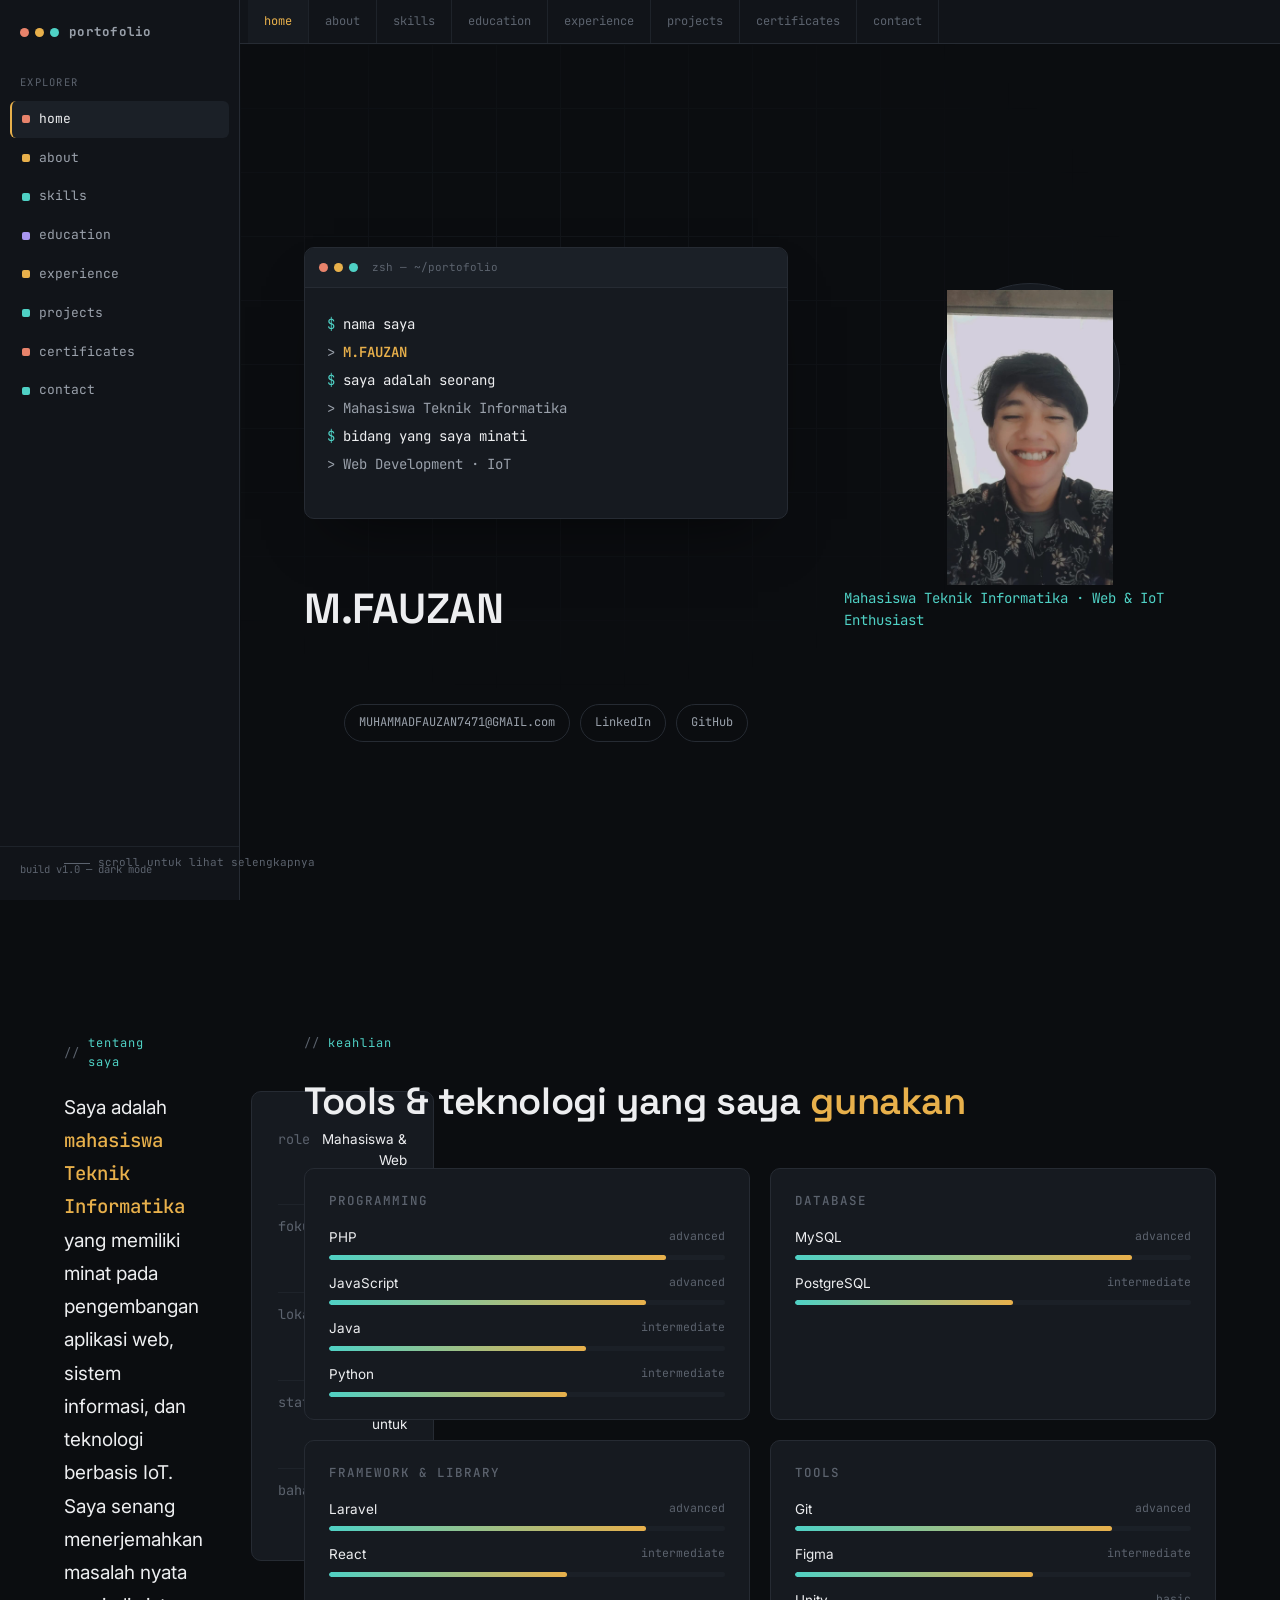
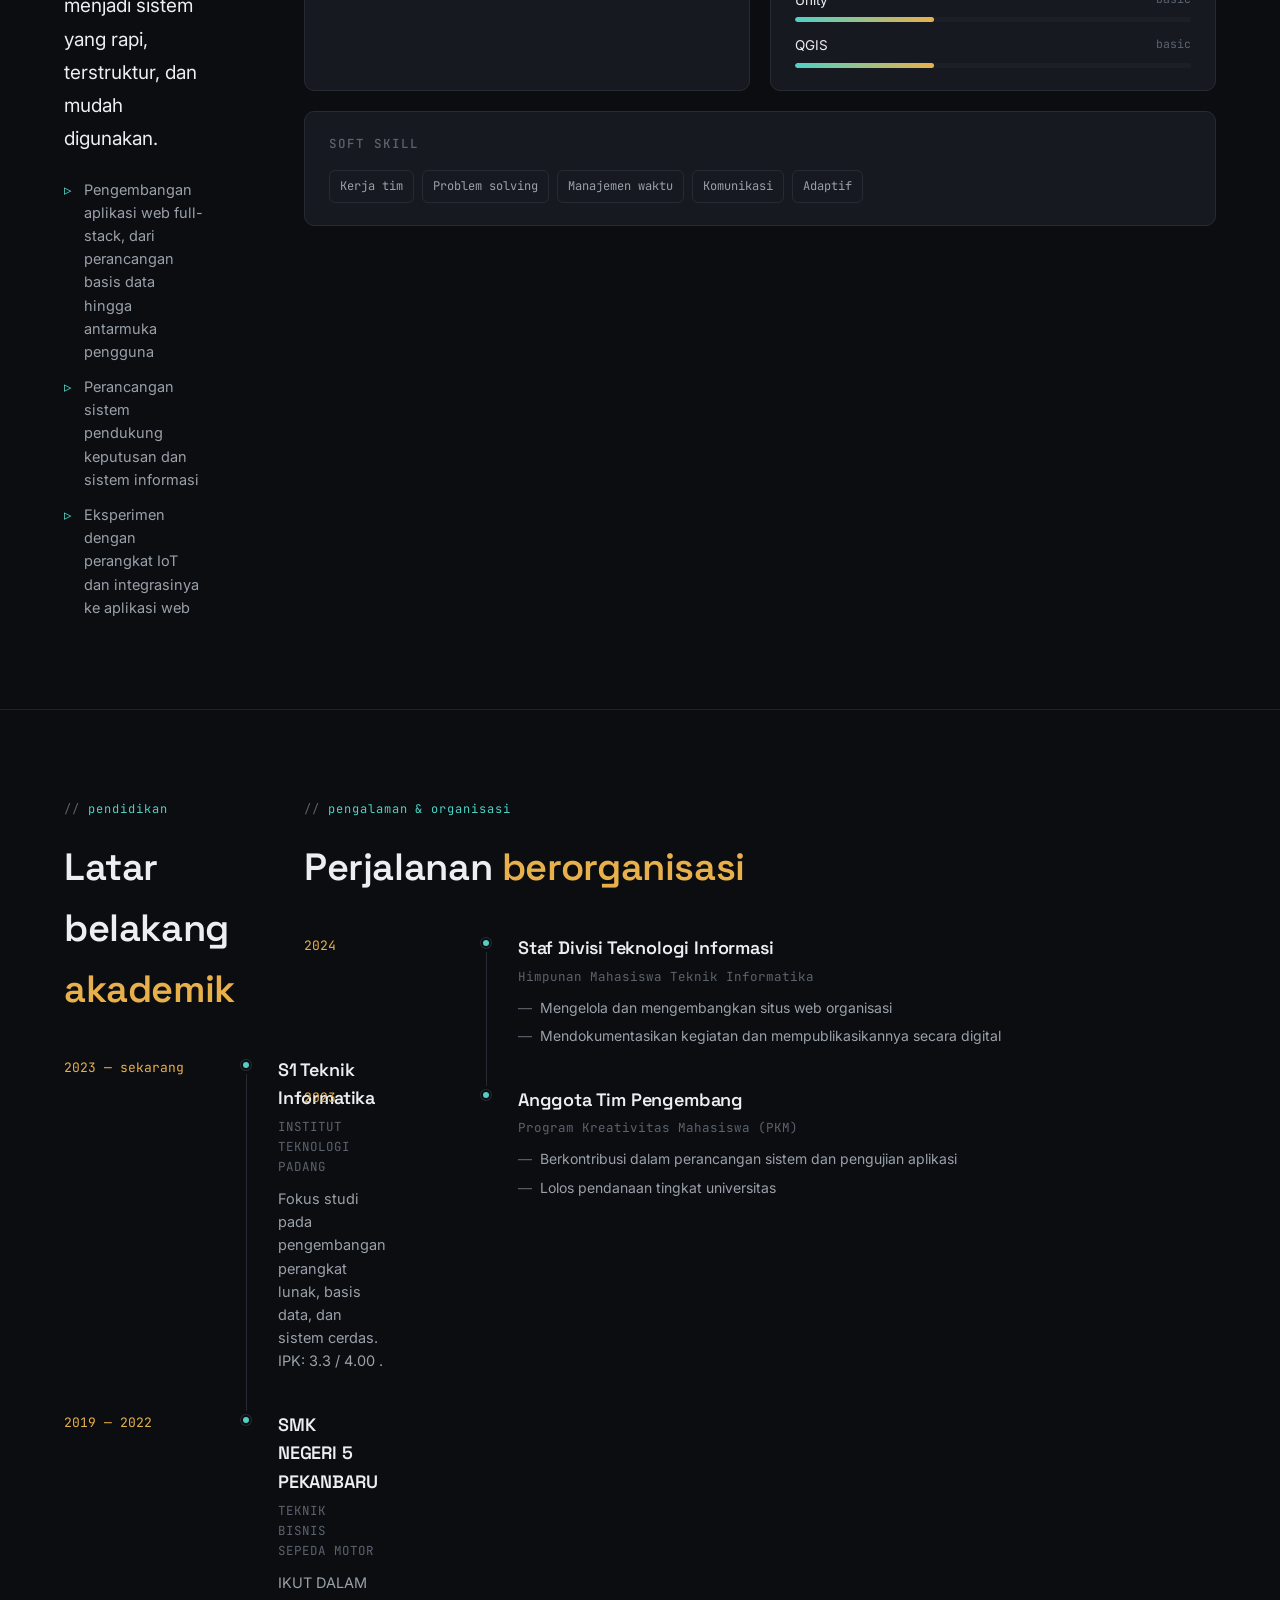
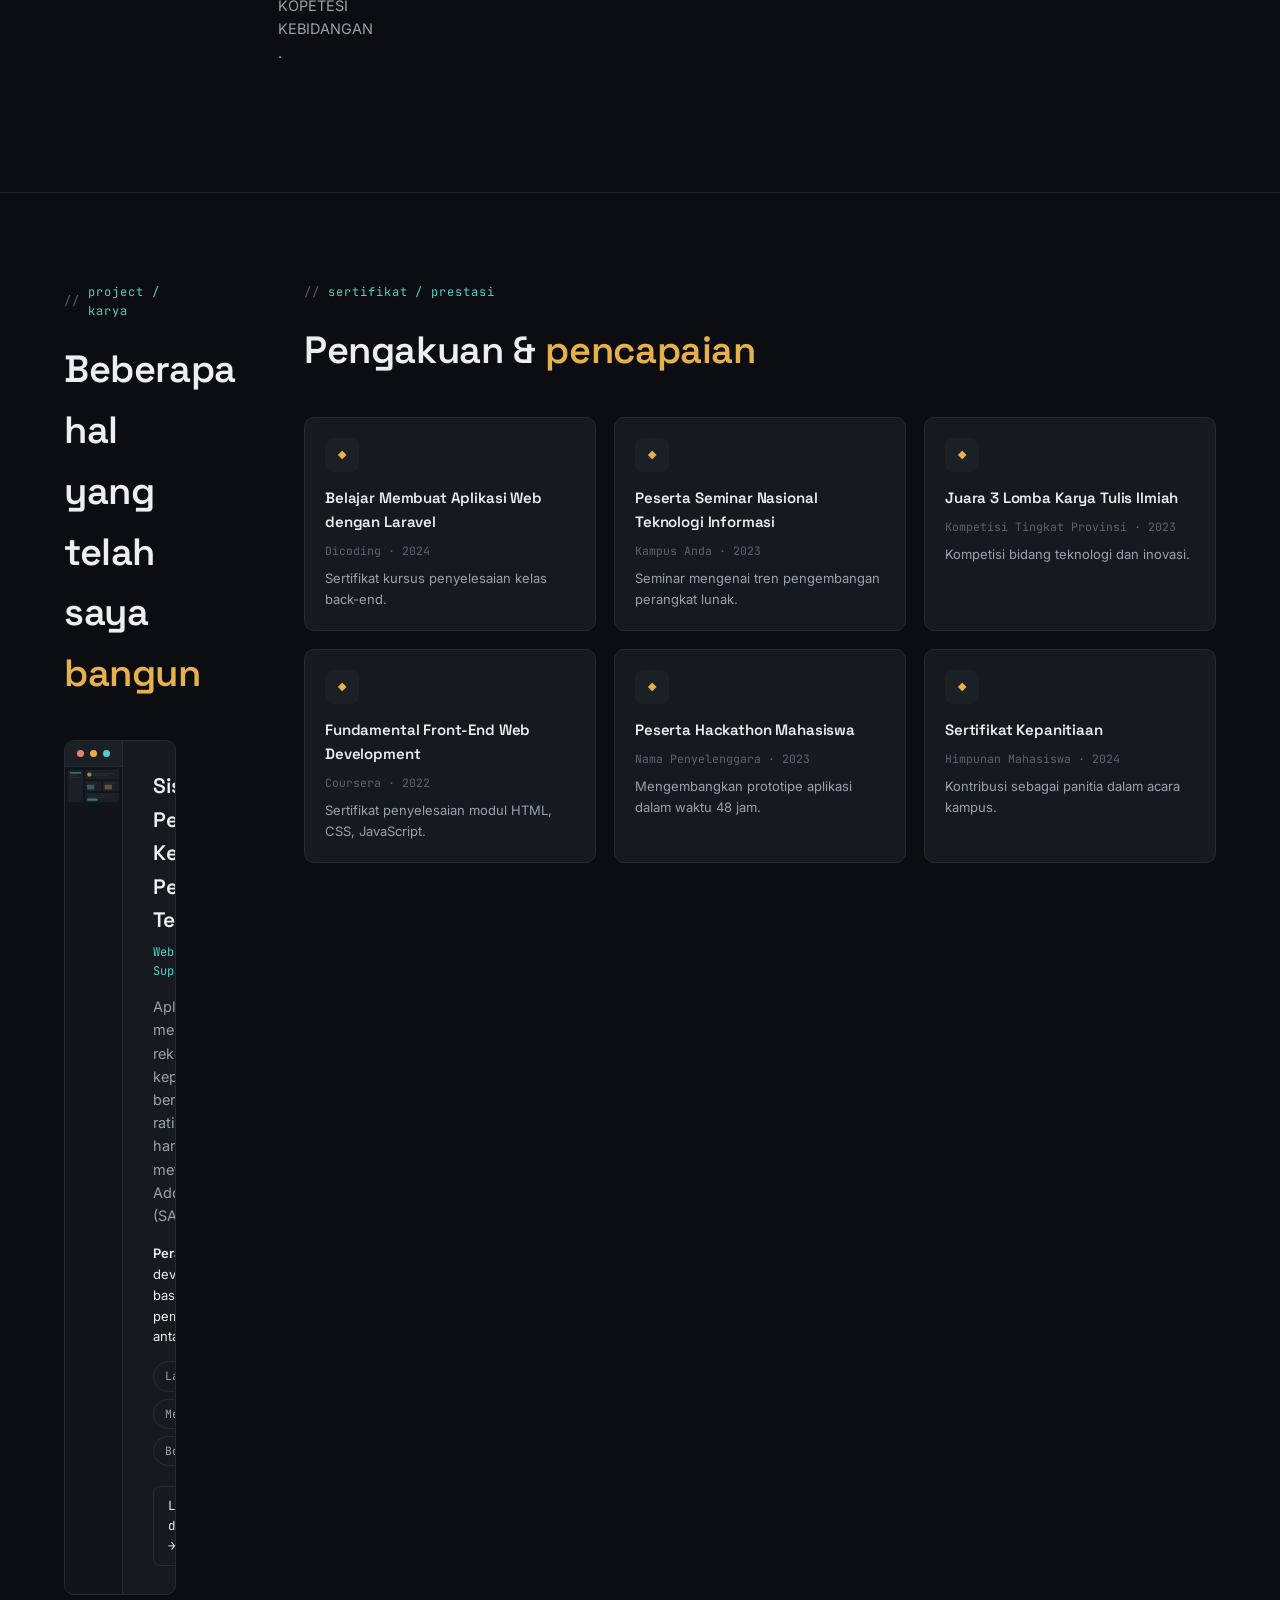
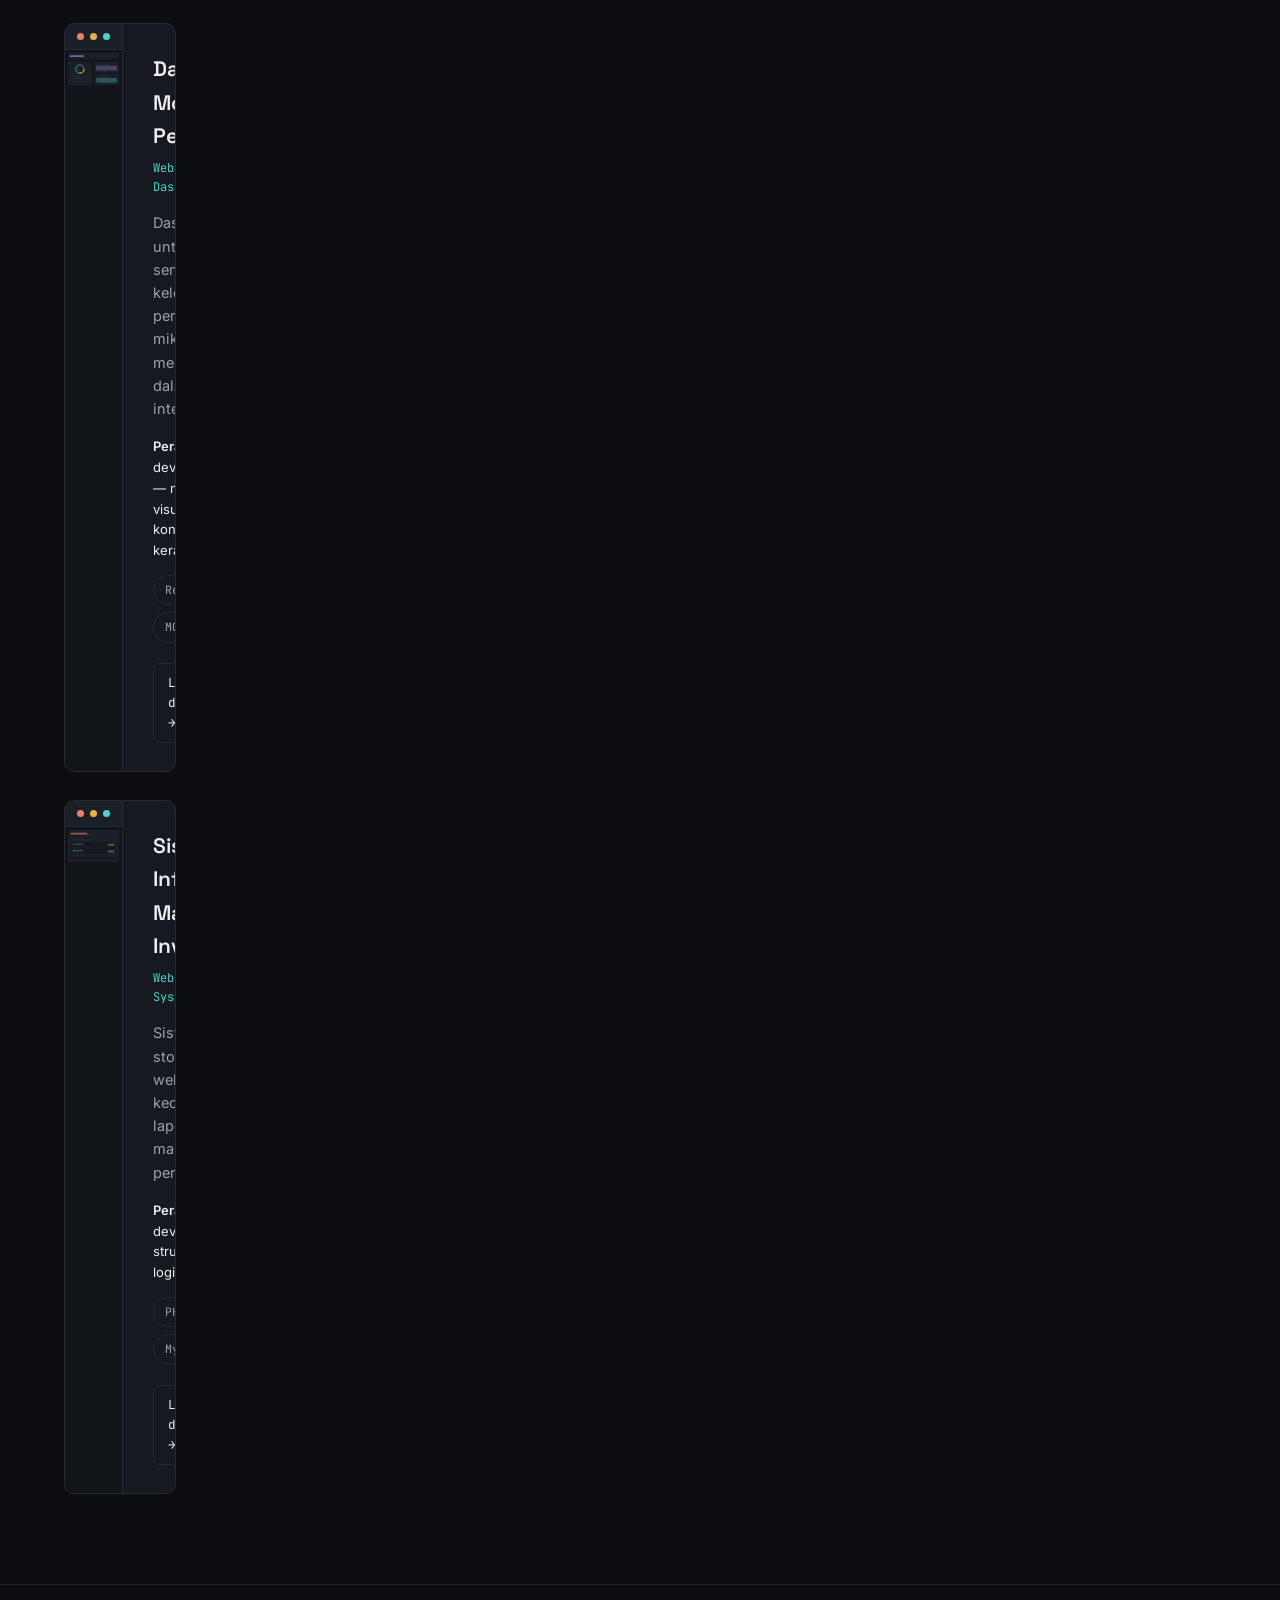
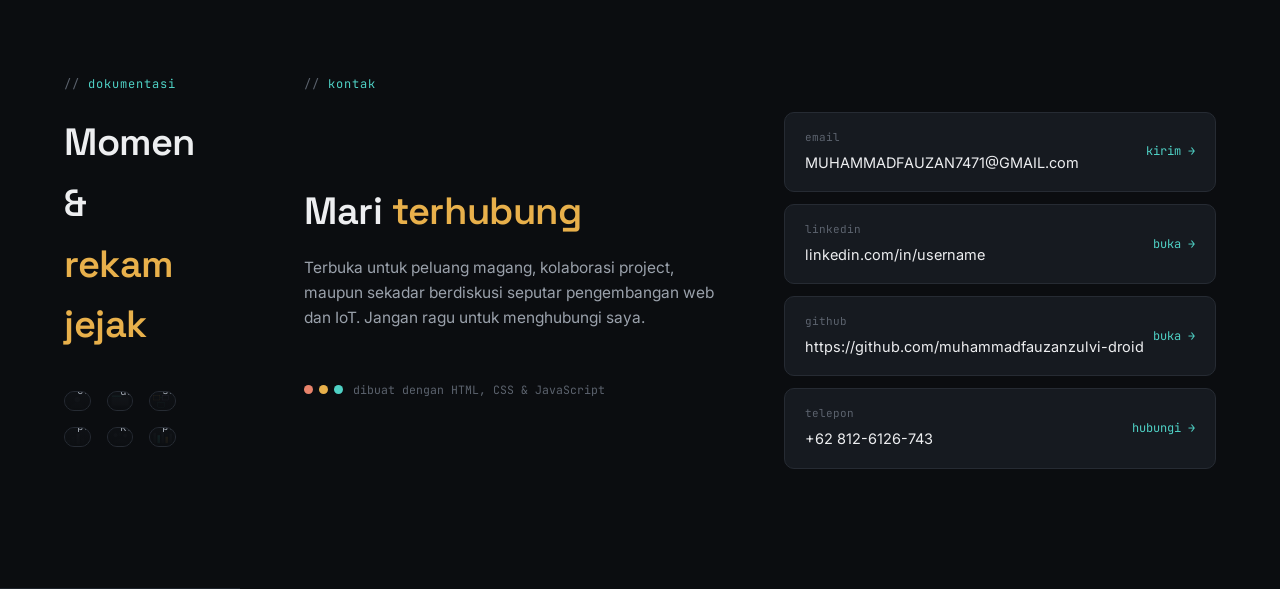
<file: index.html>
<!DOCTYPE html>
<html lang="id">
<head>
<meta charset="UTF-8">
<meta name="viewport" content="width=device-width, initial-scale=1.0">
<title>M.FAUZAN — Portofolio</title>
<meta name="description" content="Portofolio mahasiswa Teknik Informatika — proyek, keahlian, dan pengalaman.">
<link rel="preconnect" href="https://fonts.googleapis.com">
<link rel="preconnect" href="https://fonts.gstatic.com" crossorigin>
<link href="https://fonts.googleapis.com/css2?family=Space+Grotesk:wght@400;500;600;700&family=Inter:wght@400;500;600;700&family=JetBrains+Mono:wght@400;500;600;700&display=swap" rel="stylesheet">
<link rel="stylesheet" href="style.css">
</head>
<body>

<button class="mobile-toggle" id="mobileToggle" aria-label="Buka menu"><span></span><span></span><span></span></button>

<div class="ide">
  <!-- Sidebar file tree -->
  <aside class="sidebar" id="sidebar">
    <div class="sidebar-brand">
      <div class="dot-cluster"><span></span><span></span><span></span></div>
      <strong>portofolio</strong>
    </div>
    <nav class="file-tree">
      <div class="file-tree-label">explorer</div>
      <a href="#home" class="file-item" data-section="home"><span class="file-icon icon-home"></span>home</a>
      <a href="#about" class="file-item" data-section="about"><span class="file-icon icon-about"></span>about</a>
      <a href="#skills" class="file-item" data-section="skills"><span class="file-icon icon-skills"></span>skills</a>
      <a href="#education" class="file-item" data-section="education"><span class="file-icon icon-edu"></span>education</a>
      <a href="#experience" class="file-item" data-section="experience"><span class="file-icon icon-exp"></span>experience</a>
      <a href="#projects" class="file-item" data-section="projects"><span class="file-icon icon-proj"></span>projects</a>
      <a href="#certificates" class="file-item" data-section="certificates"><span class="file-icon icon-cert"></span>certificates</a>
      <a href="#contact" class="file-item" data-section="contact"><span class="file-icon icon-contact"></span>contact</a>
    </nav>
    <div class="sidebar-footer">build v1.0 — dark mode</div>
  </aside>

  <div class="editor">
    <!-- Tab bar mirrors sidebar for quick nav -->
    <div class="tabbar" id="tabbar">
      <a href="#home" class="tab active" data-section="home">home</a>
      <a href="#about" class="tab" data-section="about">about</a>
      <a href="#skills" class="tab" data-section="skills">skills</a>
      <a href="#education" class="tab" data-section="education">education</a>
      <a href="#experience" class="tab" data-section="experience">experience</a>
      <a href="#projects" class="tab" data-section="projects">projects</a>
      <a href="#certificates" class="tab" data-section="certificates">certificates</a>
      <a href="#contact" class="tab" data-section="contact">contact</a>
    </div>

    <main>
      <!-- 1. COVER -->
      <section id="home">
        <div class="hero-grid">
          <div class="terminal">
            <div class="terminal-head">
              <div class="dot-cluster"><span></span><span></span><span></span></div>
              <span class="terminal-title">zsh — ~/portofolio</span>
            </div>
            <div class="terminal-body" id="typedTerminal"></div>
          </div>
          <div class="hero-side">
            <div class="avatar-frame">
    <img src="M.FAUZAN.jpeg" alt="M. Fauzan">
</div>
                <rect width="168" height="168" fill="#161a20"/>
                <circle cx="84" cy="66" r="30" fill="#262b33"/>
                <path d="M24 150c8-34 36-52 60-52s52 18 60 52" fill="#1b2027"/>
                <circle cx="84" cy="84" r="82" fill="none" stroke="#e8b04b" stroke-width="1" stroke-dasharray="2 6"/>
              </svg>
            </div>
            <h1 class="hero-name">M.FAUZAN</h1>
            <div class="hero-role">Mahasiswa Teknik Informatika · Web &amp; IoT Enthusiast</div>
            <div class="hero-contacts">
              <a class="pill-link" href="mailto:nama@email.com">MUHAMMADFAUZAN7471@GMAIL.com</a>
              <a class="pill-link" href="https://linkedin.com/in/username" target="_blank" rel="noopener">LinkedIn</a>
              <a class="pill-link" href="https://github.com/username" target="_blank" rel="noopener">GitHub</a>
            </div>
          </div>
        </div>
        <div class="scroll-hint"><span class="line"></span> scroll untuk lihat selengkapnya</div>
      </section>

      <!-- 2. ABOUT -->
      <section id="about">
        <div class="eyebrow">tentang saya</div>
        <div class="about-grid">
          <div>
            <p class="about-lead">
              Saya adalah <span class="hl">mahasiswa Teknik Informatika</span> yang memiliki minat pada pengembangan aplikasi web, sistem informasi, dan teknologi berbasis IoT. Saya senang menerjemahkan masalah nyata menjadi sistem yang rapi, terstruktur, dan mudah digunakan.
            </p>
            <ul class="interest-list">
              <li>Pengembangan aplikasi web full-stack, dari perancangan basis data hingga antarmuka pengguna</li>
              <li>Perancangan sistem pendukung keputusan dan sistem informasi</li>
              <li>Eksperimen dengan perangkat IoT dan integrasinya ke aplikasi web</li>
            </ul>
          </div>
          <div class="about-card">
            <div class="kv"><span>role</span><span>Mahasiswa &amp; Web Developer</span></div>
            <div class="kv"><span>fokus</span><span>Web Development, SI, IoT</span></div>
            <div class="kv"><span>lokasi</span><span>Kota PADANG, Indonesia</span></div>
            <div class="kv"><span>status</span><span>Terbuka untuk magang</span></div>
            <div class="kv"><span>bahasa</span><span>Indonesia, Inggris</span></div>
          </div>
        </div>
      </section>

      <!-- 3. SKILLS -->
      <section id="skills">
        <div class="eyebrow">keahlian</div>
        <h2>Tools &amp; teknologi yang saya <span class="accent">gunakan</span></h2>
        <div class="skills-grid">
          <div class="skill-card">
            <h3>Programming</h3>
            <div class="skill-row"><div class="skill-row-top"><span>PHP</span><span>advanced</span></div><div class="bar-track"><div class="bar-fill" data-width="85"></div></div></div>
            <div class="skill-row"><div class="skill-row-top"><span>JavaScript</span><span>advanced</span></div><div class="bar-track"><div class="bar-fill" data-width="80"></div></div></div>
            <div class="skill-row"><div class="skill-row-top"><span>Java</span><span>intermediate</span></div><div class="bar-track"><div class="bar-fill" data-width="65"></div></div></div>
            <div class="skill-row"><div class="skill-row-top"><span>Python</span><span>intermediate</span></div><div class="bar-track"><div class="bar-fill" data-width="60"></div></div></div>
          </div>
          <div class="skill-card">
            <h3>Database</h3>
            <div class="skill-row"><div class="skill-row-top"><span>MySQL</span><span>advanced</span></div><div class="bar-track"><div class="bar-fill" data-width="85"></div></div></div>
            <div class="skill-row"><div class="skill-row-top"><span>PostgreSQL</span><span>intermediate</span></div><div class="bar-track"><div class="bar-fill" data-width="55"></div></div></div>
          </div>
          <div class="skill-card">
            <h3>Framework &amp; Library</h3>
            <div class="skill-row"><div class="skill-row-top"><span>Laravel</span><span>advanced</span></div><div class="bar-track"><div class="bar-fill" data-width="80"></div></div></div>
            <div class="skill-row"><div class="skill-row-top"><span>React</span><span>intermediate</span></div><div class="bar-track"><div class="bar-fill" data-width="60"></div></div></div>
          </div>
          <div class="skill-card">
            <h3>Tools</h3>
            <div class="skill-row"><div class="skill-row-top"><span>Git</span><span>advanced</span></div><div class="bar-track"><div class="bar-fill" data-width="80"></div></div></div>
            <div class="skill-row"><div class="skill-row-top"><span>Figma</span><span>intermediate</span></div><div class="bar-track"><div class="bar-fill" data-width="60"></div></div></div>
            <div class="skill-row"><div class="skill-row-top"><span>Unity</span><span>basic</span></div><div class="bar-track"><div class="bar-fill" data-width="35"></div></div></div>
            <div class="skill-row"><div class="skill-row-top"><span>QGIS</span><span>basic</span></div><div class="bar-track"><div class="bar-fill" data-width="35"></div></div></div>
          </div>
          <div class="skill-card" style="grid-column:1 / -1;">
            <h3>Soft skill</h3>
            <div class="softskill-tags">
              <span>Kerja tim</span><span>Problem solving</span><span>Manajemen waktu</span><span>Komunikasi</span><span>Adaptif</span>
            </div>
          </div>
        </div>
      </section>

      <!-- 4. EDUCATION -->
      <section id="education">
        <div class="eyebrow">pendidikan</div>
        <h2>Latar belakang <span class="accent">akademik</span></h2>
        <div class="timeline">
          <div class="tl-item">
            <div class="tl-year">2023 — sekarang</div>
            <div class="tl-track"><div class="tl-node"></div><div class="tl-line"></div></div>
            <div class="tl-content">
              <h3>S1 Teknik Informatika</h3>
              <span class="tl-org">INSTITUT TEKNOLOGI PADANG</span>
              <p>Fokus studi pada pengembangan perangkat lunak, basis data, dan sistem cerdas. IPK: 3.3 / 4.00 .</p>
            </div>
          </div>
          <div class="tl-item">
            <div class="tl-year">2019 — 2022</div>
            <div class="tl-track"><div class="tl-node"></div><div class="tl-line"></div></div>
            <div class="tl-content">
              <h3>SMK NEGERI 5 PEKANBARU</h3>
              <span class="tl-org">TEKNIK BISNIS SEPEDA MOTOR</span>
              <p>IKUT DALAM KOPETESI KEBIDANGAN .</p>
            </div>
          </div>
        </div>
      </section>

      <!-- 5. EXPERIENCE / ORGANIZATION -->
      <section id="experience">
        <div class="eyebrow">pengalaman &amp; organisasi</div>
        <h2>Perjalanan <span class="accent">berorganisasi</span></h2>
        <div class="timeline">
          <div class="tl-item">
            <div class="tl-year">2024</div>
            <div class="tl-track"><div class="tl-node"></div><div class="tl-line"></div></div>
            <div class="tl-content">
              <h3>Staf Divisi Teknologi Informasi</h3>
              <span class="tl-org">Himpunan Mahasiswa Teknik Informatika</span>
              <ul>
                <li>Mengelola dan mengembangkan situs web organisasi</li>
                <li>Mendokumentasikan kegiatan dan mempublikasikannya secara digital</li>
              </ul>
            </div>
          </div>
          <div class="tl-item">
            <div class="tl-year">2023</div>
            <div class="tl-track"><div class="tl-node"></div><div class="tl-line"></div></div>
            <div class="tl-content">
              <h3>Anggota Tim Pengembang</h3>
              <span class="tl-org">Program Kreativitas Mahasiswa (PKM)</span>
              <ul>
                <li>Berkontribusi dalam perancangan sistem dan pengujian aplikasi</li>
                <li>Lolos pendanaan tingkat universitas</li>
              </ul>
            </div>
          </div>
        </div>
      </section>

      <!-- 6. PROJECTS -->
      <section id="projects">
        <div class="eyebrow">project / karya</div>
        <h2>Beberapa hal yang telah saya <span class="accent">bangun</span></h2>

        <div class="project-card">
          <div class="project-shot">
            <div class="browser-chrome"><span class="dot"></span><span class="dot"></span><span class="dot"></span></div>
            <svg viewBox="0 0 480 320" xmlns="http://www.w3.org/2000/svg">
              <rect width="480" height="320" fill="#111419"/>
              <rect x="24" y="24" width="130" height="272" rx="8" fill="#1b2027"/>
              <rect x="40" y="44" width="98" height="10" rx="3" fill="#4fd1c5" opacity="0.6"/>
              <rect x="40" y="66" width="70" height="8" rx="3" fill="#262b33"/>
              <rect x="40" y="84" width="80" height="8" rx="3" fill="#262b33"/>
              <rect x="170" y="24" width="286" height="80" rx="8" fill="#1b2027"/>
              <circle cx="205" cy="64" r="18" fill="#e8b04b" opacity="0.7"/>
              <rect x="235" y="50" width="180" height="10" rx="3" fill="#262b33"/>
              <rect x="235" y="68" width="120" height="8" rx="3" fill="#262b33"/>
              <rect x="170" y="116" width="138" height="90" rx="8" fill="#1b2027"/>
              <rect x="318" y="116" width="138" height="90" rx="8" fill="#1b2027"/>
              <rect x="186" y="132" width="90" height="8" rx="3" fill="#262b33"/>
              <rect x="186" y="150" width="60" height="40" rx="4" fill="#4fd1c5" opacity="0.35"/>
              <rect x="334" y="132" width="90" height="8" rx="3" fill="#262b33"/>
              <rect x="334" y="150" width="60" height="40" rx="4" fill="#e8b04b" opacity="0.35"/>
              <rect x="170" y="218" width="286" height="78" rx="8" fill="#1b2027"/>
              <rect x="186" y="234" width="200" height="8" rx="3" fill="#262b33"/>
              <rect x="186" y="250" width="140" height="8" rx="3" fill="#262b33"/>
              <rect x="186" y="266" width="90" height="18" rx="9" fill="#4fd1c5" opacity="0.5"/>
            </svg>
          </div>
          <div class="project-body">
            <h3>Sistem Pendukung Keputusan Pemilihan Tempat Wisata</h3>
            <div class="project-tagline">Web App · Decision Support System</div>
            <p>Aplikasi yang memberikan rekomendasi wisata kepada pengguna berdasarkan jarak, rating, fasilitas, dan harga, menggunakan metode Simple Additive Weighting (SAW).</p>
            <div class="project-meta"><strong>Peran saya:</strong> Full-stack developer — merancang basis data, alur pembobotan SAW, dan antarmuka pengguna.</div>
            <div class="tech-tags"><span>Laravel</span><span>MySQL</span><span>Metode SAW</span><span>Bootstrap</span></div>
            <div class="project-links">
              <a href="#" target="_blank" rel="noopener">Lihat demo →</a>
              <a href="#" target="_blank" rel="noopener">GitHub repo →</a>
            </div>
          </div>
        </div>

        <div class="project-card">
          <div class="project-shot">
            <div class="browser-chrome"><span class="dot"></span><span class="dot"></span><span class="dot"></span></div>
            <svg viewBox="0 0 480 320" xmlns="http://www.w3.org/2000/svg">
              <rect width="480" height="320" fill="#111419"/>
              <rect x="24" y="24" width="432" height="56" rx="8" fill="#1b2027"/>
              <rect x="40" y="44" width="120" height="14" rx="4" fill="#a996f0" opacity="0.6"/>
              <rect x="24" y="96" width="205" height="200" rx="8" fill="#1b2027"/>
              <rect x="245" y="96" width="211" height="95" rx="8" fill="#1b2027"/>
              <rect x="245" y="201" width="211" height="95" rx="8" fill="#1b2027"/>
              <circle cx="126" cy="160" r="34" fill="none" stroke="#4fd1c5" stroke-width="8" opacity="0.6"/>
              <circle cx="126" cy="160" r="34" fill="none" stroke="#e8b04b" stroke-width="8" stroke-dasharray="60 160" opacity="0.9"/>
              <rect x="60" y="220" width="132" height="8" rx="3" fill="#262b33"/>
              <rect x="60" y="236" width="90" height="8" rx="3" fill="#262b33"/>
              <rect x="262" y="116" width="120" height="8" rx="3" fill="#262b33"/>
              <rect x="262" y="132" width="176" height="40" rx="4" fill="#a996f0" opacity="0.3"/>
              <rect x="262" y="220" width="120" height="8" rx="3" fill="#262b33"/>
              <rect x="262" y="236" width="176" height="40" rx="4" fill="#4fd1c5" opacity="0.3"/>
            </svg>
          </div>
          <div class="project-body">
            <h3>Dashboard Monitoring Perangkat IoT</h3>
            <div class="project-tagline">Web App · IoT Dashboard</div>
            <p>Dashboard real-time untuk memantau data sensor (suhu, kelembapan) dari perangkat mikrokontroler dan menampilkannya dalam bentuk grafik interaktif.</p>
            <div class="project-meta"><strong>Peran saya:</strong> Front-end developer &amp; integrasi API — membangun visualisasi data dan koneksi ke perangkat keras.</div>
            <div class="tech-tags"><span>React</span><span>Node.js</span><span>MQTT</span><span>Chart.js</span></div>
            <div class="project-links">
              <a href="#" target="_blank" rel="noopener">Lihat demo →</a>
              <a href="#" target="_blank" rel="noopener">GitHub repo →</a>
            </div>
          </div>
        </div>

        <div class="project-card">
          <div class="project-shot">
            <div class="browser-chrome"><span class="dot"></span><span class="dot"></span><span class="dot"></span></div>
            <svg viewBox="0 0 480 320" xmlns="http://www.w3.org/2000/svg">
              <rect width="480" height="320" fill="#111419"/>
              <rect x="24" y="24" width="432" height="272" rx="8" fill="#1b2027"/>
              <rect x="48" y="48" width="140" height="16" rx="4" fill="#e8836b" opacity="0.6"/>
              <rect x="48" y="84" width="384" height="1" fill="#262b33"/>
              <rect x="48" y="104" width="180" height="10" rx="3" fill="#262b33"/>
              <rect x="48" y="124" width="384" height="46" rx="6" fill="#161a20"/>
              <rect x="48" y="180" width="384" height="46" rx="6" fill="#161a20"/>
              <rect x="64" y="140" width="90" height="8" rx="3" fill="#4fd1c5" opacity="0.5"/>
              <rect x="360" y="140" width="56" height="18" rx="9" fill="#e8b04b" opacity="0.4"/>
              <rect x="64" y="196" width="90" height="8" rx="3" fill="#4fd1c5" opacity="0.5"/>
              <rect x="360" y="196" width="56" height="18" rx="9" fill="#a996f0" opacity="0.4"/>
              <rect x="48" y="248" width="384" height="24" rx="6" fill="#161a20"/>
            </svg>
          </div>
          <div class="project-body">
            <h3>Sistem Informasi Manajemen Inventaris</h3>
            <div class="project-tagline">Web App · Information System</div>
            <p>Sistem pencatatan stok barang berbasis web untuk usaha kecil, dilengkapi laporan otomatis dan manajemen hak akses pengguna.</p>
            <div class="project-meta"><strong>Peran saya:</strong> Back-end developer — merancang struktur basis data dan logika transaksi stok.</div>
            <div class="tech-tags"><span>PHP Native</span><span>MySQL</span><span>Bootstrap</span></div>
            <div class="project-links">
              <a href="#" target="_blank" rel="noopener">Lihat demo →</a>
              <a href="#" target="_blank" rel="noopener">GitHub repo →</a>
            </div>
          </div>
        </div>
      </section>

      <!-- 7. CERTIFICATES -->
      <section id="certificates">
        <div class="eyebrow">sertifikat / prestasi</div>
        <h2>Pengakuan &amp; <span class="accent">pencapaian</span></h2>
        <div class="cert-grid">
          <div class="cert-card">
            <div class="cert-icon">◆</div>
            <h3>Belajar Membuat Aplikasi Web dengan Laravel</h3>
            <span>Dicoding · 2024</span>
            <p>Sertifikat kursus penyelesaian kelas back-end.</p>
          </div>
          <div class="cert-card">
            <div class="cert-icon">◆</div>
            <h3>Peserta Seminar Nasional Teknologi Informasi</h3>
            <span>Kampus Anda · 2023</span>
            <p>Seminar mengenai tren pengembangan perangkat lunak.</p>
          </div>
          <div class="cert-card">
            <div class="cert-icon">◆</div>
            <h3>Juara 3 Lomba Karya Tulis Ilmiah</h3>
            <span>Kompetisi Tingkat Provinsi · 2023</span>
            <p>Kompetisi bidang teknologi dan inovasi.</p>
          </div>
          <div class="cert-card">
            <div class="cert-icon">◆</div>
            <h3>Fundamental Front-End Web Development</h3>
            <span>Coursera · 2022</span>
            <p>Sertifikat penyelesaian modul HTML, CSS, JavaScript.</p>
          </div>
          <div class="cert-card">
            <div class="cert-icon">◆</div>
            <h3>Peserta Hackathon Mahasiswa</h3>
            <span>Nama Penyelenggara · 2023</span>
            <p>Mengembangkan prototipe aplikasi dalam waktu 48 jam.</p>
          </div>
          <div class="cert-card">
            <div class="cert-icon">◆</div>
            <h3>Sertifikat Kepanitiaan</h3>
            <span>Himpunan Mahasiswa · 2024</span>
            <p>Kontribusi sebagai panitia dalam acara kampus.</p>
          </div>
        </div>
      </section>

      <!-- 8. DOCUMENTATION -->
      <section id="gallery">
        <div class="eyebrow">dokumentasi</div>
        <h2>Momen &amp; <span class="accent">rekam jejak</span></h2>
        <div class="gallery-grid">
          <div class="gallery-item">
            <svg viewBox="0 0 300 225" xmlns="http://www.w3.org/2000/svg"><rect width="300" height="225" fill="#161a20"/><circle cx="150" cy="95" r="34" fill="#262b33"/><path d="M60 200c15-45 55-70 90-70s75 25 90 70" fill="#1b2027"/></svg>
            <div class="gallery-cap">Foto kegiatan organisasi</div>
          </div>
          <div class="gallery-item">
            <svg viewBox="0 0 300 225" xmlns="http://www.w3.org/2000/svg"><rect width="300" height="225" fill="#161a20"/><rect x="30" y="30" width="240" height="165" rx="6" fill="#1b2027"/><rect x="46" y="46" width="120" height="10" rx="3" fill="#4fd1c5" opacity="0.5"/><rect x="46" y="70" width="208" height="100" rx="4" fill="#262b33"/></svg>
            <div class="gallery-cap">Tampilan aplikasi — dashboard</div>
          </div>
          <div class="gallery-item">
            <svg viewBox="0 0 300 225" xmlns="http://www.w3.org/2000/svg"><rect width="300" height="225" fill="#161a20"/><rect x="40" y="40" width="80" height="60" fill="none" stroke="#e8b04b" stroke-width="2"/><rect x="150" y="40" width="80" height="60" fill="none" stroke="#a996f0" stroke-width="2"/><line x1="120" y1="70" x2="150" y2="70" stroke="#4fd1c5" stroke-width="2"/><rect x="95" y="130" width="80" height="60" fill="none" stroke="#4fd1c5" stroke-width="2"/><line x1="85" y1="100" x2="130" y2="130" stroke="#5c636e" stroke-width="2"/></svg>
            <div class="gallery-cap">Diagram perancangan sistem</div>
          </div>
          <div class="gallery-item">
            <svg viewBox="0 0 300 225" xmlns="http://www.w3.org/2000/svg"><rect width="300" height="225" fill="#161a20"/><rect x="20" y="150" width="40" height="55" fill="#262b33"/><rect x="80" y="110" width="40" height="95" fill="#1b2027"/><rect x="140" y="70" width="40" height="135" fill="#262b33"/><rect x="200" y="130" width="40" height="75" fill="#1b2027"/></svg>
            <div class="gallery-cap">Presentasi hasil project</div>
          </div>
          <div class="gallery-item">
            <svg viewBox="0 0 300 225" xmlns="http://www.w3.org/2000/svg"><rect width="300" height="225" fill="#161a20"/><circle cx="90" cy="90" r="24" fill="#262b33"/><circle cx="150" cy="80" r="24" fill="#1b2027"/><circle cx="210" cy="95" r="24" fill="#262b33"/><path d="M50 190c30-40 70-55 100-55s70 15 100 55" fill="#1b2027"/></svg>
            <div class="gallery-cap">Kerja tim &amp; kolaborasi</div>
          </div>
          <div class="gallery-item">
            <svg viewBox="0 0 300 225" xmlns="http://www.w3.org/2000/svg"><rect width="300" height="225" fill="#161a20"/><rect x="30" y="150" width="20" height="0" fill="none"/><rect x="40" y="60" width="30" height="130" fill="#262b33"/><rect x="90" y="90" width="30" height="100" fill="#4fd1c5" opacity="0.4"/><rect x="140" y="40" width="30" height="150" fill="#262b33"/><rect x="190" y="110" width="30" height="80" fill="#e8b04b" opacity="0.4"/><rect x="240" y="70" width="30" height="120" fill="#262b33"/></svg>
            <div class="gallery-cap">Sertifikat &amp; penghargaan</div>
          </div>
        </div>
      </section>

      <!-- 9. CONTACT -->
      <section id="contact">
        <div class="eyebrow">kontak</div>
        <div class="contact-wrap">
          <div class="contact-cta">
            <h2>Mari <span class="accent">terhubung</span></h2>
            <p>Terbuka untuk peluang magang, kolaborasi project, maupun sekadar berdiskusi seputar pengembangan web dan IoT. Jangan ragu untuk menghubungi saya.</p>
            <div class="footer-note"><span class="dot-cluster"><span></span><span></span><span></span></span> dibuat dengan HTML, CSS &amp; JavaScript</div>
          </div>
          <div class="contact-list">
            <a class="contact-row" href="mailto:email@anda.com">
              <div><span class="label">email</span><span class="value">MUHAMMADFAUZAN7471@GMAIL.com</span></div>
              <span class="go">kirim →</span>
            </a>
            <a class="contact-row" href="https://linkedin.com/in/username" target="_blank" rel="noopener">
              <div><span class="label">linkedin</span><span class="value">linkedin.com/in/username</span></div>
              <span class="go">buka →</span>
            </a>
            <a class="contact-row" href="https://github.com/username" target="_blank" rel="noopener">
              <div><span class="label">github</span><span class="value">https://github.com/muhammadfauzanzulvi-droid</span></div>
              <span class="go">buka →</span>
            </a>
            <a class="contact-row" href="tel:+628126126743">
              <div><span class="label">telepon </span><span class="value">+62 812-6126-743</span></div>
              <span class="go">hubungi →</span>
            </a>
          </div>
        </div>
      </section>
    </main>
  </div>
</div>

<script src="script.js"></script>
</body>
</html>
</file>
<file: style.css>
:root{
    --bg:#0b0d10;
    --bg-raised:#111419;
    --surface:#161a20;
    --surface-2:#1b2027;
    --line:#262b33;
    --line-soft:#1e232a;
    --text:#edeef0;
    --text-dim:#9aa1ab;
    --text-faint:#5c636e;
    --amber:#e8b04b;
    --teal:#4fd1c5;
    --violet:#a996f0;
    --rose:#e8836b;
    --font-display:'Space Grotesk', sans-serif;
    --font-body:'Inter', sans-serif;
    --font-mono:'JetBrains Mono', monospace;
    --radius:10px;
  }

  *{margin:0;padding:0;box-sizing:border-box;}
  html{scroll-behavior:smooth;}
  @media (prefers-reduced-motion: reduce){
    html{scroll-behavior:auto;}
    *{animation-duration:0.01ms !important; animation-iteration-count:1 !important; transition-duration:0.01ms !important;}
  }

  body{
    background:var(--bg);
    color:var(--text);
    font-family:var(--font-body);
    line-height:1.6;
    -webkit-font-smoothing:antialiased;
  }

  a{color:inherit;text-decoration:none;}
  ul{list-style:none;}
  img{max-width:100%;display:block;}

  ::selection{background:var(--amber);color:#0b0d10;}

  :focus-visible{
    outline:2px solid var(--teal);
    outline-offset:3px;
    border-radius:4px;
  }

  /* ---------- Layout shell (editor look) ---------- */
  .ide{
    display:grid;
    grid-template-columns:240px 1fr;
    min-height:100vh;
  }

  /* Sidebar / file tree */
  .sidebar{
    background:var(--bg-raised);
    border-right:1px solid var(--line);
    padding:22px 0 22px 0;
    position:sticky;
    top:0;
    height:100vh;
    overflow-y:auto;
    display:flex;
    flex-direction:column;
    gap:26px;
  }
  .sidebar-brand{
    padding:0 20px;
    display:flex;
    align-items:center;
    gap:10px;
  }
  .dot-cluster{display:flex;gap:6px;}
  .dot-cluster span{width:9px;height:9px;border-radius:50%;display:block;}
  .dot-cluster span:nth-child(1){background:#e8836b;}
  .dot-cluster span:nth-child(2){background:#e8b04b;}
  .dot-cluster span:nth-child(3){background:#4fd1c5;}
  .sidebar-brand strong{font-family:var(--font-mono);font-size:12.5px;color:var(--text-dim);letter-spacing:.02em;}

  .file-tree{padding:0 10px;display:flex;flex-direction:column;gap:2px;}
  .file-tree-label{
    font-family:var(--font-mono);
    font-size:10.5px;
    text-transform:uppercase;
    letter-spacing:.12em;
    color:var(--text-faint);
    padding:6px 10px 8px;
  }
  .file-item{
    display:flex;
    align-items:center;
    gap:9px;
    padding:8px 10px;
    border-radius:6px;
    font-family:var(--font-mono);
    font-size:13px;
    color:var(--text-dim);
    cursor:pointer;
    transition:background .15s ease, color .15s ease;
    border-left:2px solid transparent;
  }
  .file-item:hover{background:var(--surface);color:var(--text);}
  .file-item.active{
    background:var(--surface-2);
    color:var(--text);
    border-left:2px solid var(--amber);
  }
  .file-icon{
    width:8px;height:8px;border-radius:2px;flex-shrink:0;
  }
  .icon-home{background:var(--rose);}
  .icon-about{background:var(--amber);}
  .icon-skills{background:var(--teal);}
  .icon-edu{background:var(--violet);}
  .icon-exp{background:var(--amber);}
  .icon-proj{background:var(--teal);}
  .icon-cert{background:var(--rose);}
  .icon-gallery{background:var(--violet);}
  .icon-contact{background:var(--teal);}

  .sidebar-footer{
    margin-top:auto;
    padding:14px 20px 0;
    border-top:1px solid var(--line-soft);
    font-family:var(--font-mono);
    font-size:10.5px;
    color:var(--text-faint);
  }

  /* Mobile nav toggle */
  .mobile-toggle{
    display:none;
    position:fixed;
    top:14px;
    right:14px;
    z-index:200;
    width:44px;height:44px;
    background:var(--surface-2);
    border:1px solid var(--line);
    border-radius:8px;
    align-items:center;
    justify-content:center;
    flex-direction:column;
    gap:4px;
    cursor:pointer;
  }
  .mobile-toggle span{width:18px;height:2px;background:var(--text);display:block;}

  /* ---------- Editor / content area ---------- */
  .editor{min-width:0;}

  .tabbar{
    display:flex;
    align-items:center;
    gap:0;
    background:var(--bg-raised);
    border-bottom:1px solid var(--line);
    padding:0 8px;
    overflow-x:auto;
    position:sticky;
    top:0;
    z-index:50;
    backdrop-filter:blur(6px);
  }
  .tab{
    font-family:var(--font-mono);
    font-size:12px;
    color:var(--text-faint);
    padding:12px 16px;
    border-right:1px solid var(--line-soft);
    white-space:nowrap;
    cursor:pointer;
    transition:color .15s ease;
  }
  .tab:hover{color:var(--text-dim);}
  .tab.active{color:var(--amber);background:var(--surface);}

  main{padding:0;}

  section{
    padding:90px 64px;
    border-bottom:1px solid var(--line-soft);
    max-width:1180px;
  }
  section:last-of-type{border-bottom:none;}

  .eyebrow{
    font-family:var(--font-mono);
    font-size:12px;
    color:var(--teal);
    letter-spacing:.08em;
    display:flex;
    align-items:center;
    gap:8px;
    margin-bottom:18px;
  }
  .eyebrow::before{content:'//';color:var(--text-faint);}

  h1,h2,h3{font-family:var(--font-display);font-weight:600;letter-spacing:-.01em;}
  h2{font-size:clamp(28px,3.4vw,38px);margin-bottom:36px;color:var(--text);}
  h2 .accent{color:var(--amber);}

  p{color:var(--text-dim);}

  /* ---------- Hero / Cover ---------- */
  #home{
    min-height:100vh;
    display:flex;
    flex-direction:column;
    justify-content:center;
    padding-top:64px;
    padding-bottom:64px;
    position:relative;
    overflow:hidden;
  }
  #home::before{
    content:'';
    position:absolute;
    inset:0;
    background-image:
      linear-gradient(var(--line-soft) 1px, transparent 1px),
      linear-gradient(90deg, var(--line-soft) 1px, transparent 1px);
    background-size:64px 64px;
    mask-image:radial-gradient(ellipse 80% 60% at 30% 30%, black 0%, transparent 70%);
    opacity:.5;
    pointer-events:none;
  }
  .hero-grid{
    display:grid;
    grid-template-columns:1.3fr 1fr;
    gap:56px;
    align-items:center;
    position:relative;
    z-index:1;
  }
  .terminal{
    background:var(--surface);
    border:1px solid var(--line);
    border-radius:var(--radius);
    overflow:hidden;
    box-shadow:0 30px 60px -30px rgba(0,0,0,.6);
  }
  .terminal-head{
    display:flex;
    align-items:center;
    gap:8px;
    padding:11px 14px;
    background:var(--surface-2);
    border-bottom:1px solid var(--line);
  }
  .terminal-head .dot-cluster span:nth-child(1){background:#e8836b;}
  .terminal-title{
    font-family:var(--font-mono);
    font-size:11px;
    color:var(--text-faint);
    margin-left:6px;
  }
  .terminal-body{
    padding:22px 22px 26px;
    font-family:var(--font-mono);
    font-size:14px;
    line-height:2;
    min-height:230px;
  }
  .terminal-body .prompt{color:var(--teal);}
  .terminal-body .cmd{color:var(--text);}
  .terminal-body .out{color:var(--text-dim);}
  .terminal-body .out strong{color:var(--amber);font-weight:600;}
  .cursor-blink{
    display:inline-block;
    width:8px;height:15px;
    background:var(--amber);
    vertical-align:middle;
    animation:blink 1s step-end infinite;
  }
  @keyframes blink{50%{opacity:0;}}

  .hero-side{display:flex;flex-direction:column;align-items:center;gap:20px;text-align:center;}
  .avatar-frame{
    width:180px;height:180px;
    border-radius:50%;
    border:1px solid var(--line);
    padding:6px;
    background:var(--surface);
  }
  .avatar-frame svg{border-radius:50%;}
  .hero-name{font-size:clamp(30px,4vw,42px);}
  .hero-role{
    font-family:var(--font-mono);
    color:var(--teal);
    font-size:14px;
  }
  .hero-contacts{display:flex;gap:10px;flex-wrap:wrap;justify-content:center;margin-top:6px;}
  .pill-link{
    font-family:var(--font-mono);
    font-size:12px;
    border:1px solid var(--line);
    border-radius:100px;
    padding:8px 14px;
    color:var(--text-dim);
    transition:border-color .15s ease, color .15s ease, transform .15s ease;
  }
  .pill-link:hover{border-color:var(--amber);color:var(--text);transform:translateY(-1px);}

  .scroll-hint{
    position:absolute;
    bottom:28px;
    left:64px;
    font-family:var(--font-mono);
    font-size:11px;
    color:var(--text-faint);
    display:flex;
    align-items:center;
    gap:8px;
    z-index:1;
  }
  .scroll-hint .line{width:26px;height:1px;background:var(--text-faint);}

  /* ---------- About ---------- */
  .about-grid{
    display:grid;
    grid-template-columns:1fr 1fr;
    gap:48px;
    align-items:start;
  }
  .about-lead{font-size:19px;color:var(--text);line-height:1.75;}
  .about-lead .hl{color:var(--amber);font-family:var(--font-mono);font-weight:500;}
  .interest-list{margin-top:22px;display:flex;flex-direction:column;gap:12px;}
  .interest-list li{
    display:flex;gap:12px;align-items:flex-start;
    font-size:14.5px;color:var(--text-dim);
  }
  .interest-list li::before{
    content:'▹';color:var(--teal);flex-shrink:0;
  }
  .about-card{
    background:var(--surface);
    border:1px solid var(--line);
    border-radius:var(--radius);
    padding:26px;
  }
  .about-card .kv{
    display:flex;
    justify-content:space-between;
    padding:11px 0;
    border-bottom:1px solid var(--line-soft);
    font-size:13.5px;
  }
  .about-card .kv:last-child{border-bottom:none;}
  .about-card .kv span:first-child{font-family:var(--font-mono);color:var(--text-faint);}
  .about-card .kv span:last-child{color:var(--text);text-align:right;}

  /* ---------- Skills ---------- */
  .skills-grid{
    display:grid;
    grid-template-columns:repeat(2,1fr);
    gap:20px;
  }
  .skill-card{
    background:var(--surface);
    border:1px solid var(--line);
    border-radius:var(--radius);
    padding:22px 24px;
  }
  .skill-card h3{
    font-family:var(--font-mono);
    font-size:12.5px;
    text-transform:uppercase;
    letter-spacing:.08em;
    color:var(--text-faint);
    margin-bottom:16px;
    font-weight:500;
  }
  .skill-row{margin-bottom:13px;}
  .skill-row:last-child{margin-bottom:0;}
  .skill-row-top{
    display:flex;justify-content:space-between;
    font-size:13.5px;color:var(--text);
    margin-bottom:6px;
  }
  .skill-row-top span:last-child{color:var(--text-faint);font-family:var(--font-mono);font-size:11.5px;}
  .bar-track{height:5px;background:var(--surface-2);border-radius:3px;overflow:hidden;}
  .bar-fill{
    height:100%;border-radius:3px;
    background:linear-gradient(90deg,var(--teal),var(--amber));
    width:0%;
    transition:width 1.1s cubic-bezier(.2,.8,.2,1);
  }
  .softskill-tags{display:flex;flex-wrap:wrap;gap:8px;}
  .softskill-tags span{
    font-family:var(--font-mono);
    font-size:12px;
    border:1px solid var(--line);
    border-radius:6px;
    padding:6px 10px;
    color:var(--text-dim);
  }

  /* ---------- Education & Experience (timeline) ---------- */
  .timeline{display:flex;flex-direction:column;}
  .tl-item{
    display:grid;
    grid-template-columns:150px 24px 1fr;
    gap:0 20px;
  }
  .tl-item .tl-year{
    font-family:var(--font-mono);
    font-size:13px;
    color:var(--amber);
    padding-top:2px;
  }
  .tl-track{display:flex;flex-direction:column;align-items:center;}
  .tl-node{width:10px;height:10px;border-radius:50%;background:var(--teal);border:2px solid var(--bg);box-shadow:0 0 0 1px var(--line);margin-top:4px;}
  .tl-line{width:1px;flex:1;background:var(--line);margin-top:4px;}
  .tl-item:last-child .tl-line{display:none;}
  .tl-content{padding-bottom:38px;}
  .tl-content h3{font-size:18px;margin-bottom:4px;}
  .tl-org{font-family:var(--font-mono);font-size:12.5px;color:var(--text-faint);margin-bottom:10px;display:block;}
  .tl-content p{font-size:14.5px;}
  .tl-content ul{margin-top:8px;display:flex;flex-direction:column;gap:6px;}
  .tl-content ul li{font-size:14px;color:var(--text-dim);display:flex;gap:8px;}
  .tl-content ul li::before{content:'—';color:var(--text-faint);flex-shrink:0;}

  /* ---------- Projects ---------- */
  .project-card{
    background:var(--surface);
    border:1px solid var(--line);
    border-radius:var(--radius);
    overflow:hidden;
    margin-bottom:28px;
    display:grid;
    grid-template-columns:1.1fr 1fr;
  }
  .project-card:last-child{margin-bottom:0;}
  .project-shot{
    background:var(--bg-raised);
    border-right:1px solid var(--line);
    display:flex;
    flex-direction:column;
  }
  .browser-chrome{
    display:flex;align-items:center;gap:6px;
    padding:9px 12px;
    background:var(--surface-2);
    border-bottom:1px solid var(--line);
  }
  .browser-chrome .dot{width:7px;height:7px;border-radius:50%;}
  .browser-chrome .dot:nth-child(1){background:#e8836b;}
  .browser-chrome .dot:nth-child(2){background:#e8b04b;}
  .browser-chrome .dot:nth-child(3){background:#4fd1c5;}
  .project-shot svg{width:100%;height:auto;display:block;}
  .project-body{padding:28px 30px;display:flex;flex-direction:column;}
  .project-body h3{font-size:21px;margin-bottom:6px;}
  .project-tagline{font-family:var(--font-mono);font-size:12px;color:var(--teal);margin-bottom:14px;}
  .project-body p{font-size:14.5px;margin-bottom:16px;}
  .project-meta{font-size:13px;margin-bottom:14px;}
  .project-meta strong{color:var(--text);font-weight:600;}
  .tech-tags{display:flex;flex-wrap:wrap;gap:7px;margin-bottom:20px;}
  .tech-tags span{
    font-family:var(--font-mono);font-size:11.5px;
    border:1px solid var(--line);border-radius:100px;
    padding:5px 11px;color:var(--text-dim);
  }
  .project-links{display:flex;gap:10px;margin-top:auto;}
  .project-links a{
    font-family:var(--font-mono);font-size:12.5px;
    border:1px solid var(--line);border-radius:7px;
    padding:9px 14px;color:var(--text);
    transition:border-color .15s ease,color .15s ease;
  }
  .project-links a:hover{border-color:var(--amber);color:var(--amber);}

  /* ---------- Certificates ---------- */
  .cert-grid{
    display:grid;
    grid-template-columns:repeat(3,1fr);
    gap:18px;
  }
  .cert-card{
    background:var(--surface);
    border:1px solid var(--line);
    border-radius:var(--radius);
    padding:20px;
    display:flex;
    flex-direction:column;
    gap:8px;
  }
  .cert-card .cert-icon{
    width:34px;height:34px;border-radius:8px;
    background:var(--surface-2);
    display:flex;align-items:center;justify-content:center;
    color:var(--amber);font-family:var(--font-mono);font-size:14px;
    margin-bottom:6px;
  }
  .cert-card h3{font-size:15px;}
  .cert-card span{font-family:var(--font-mono);font-size:11.5px;color:var(--text-faint);}
  .cert-card p{font-size:13px;}

  /* ---------- Gallery ---------- */
  .gallery-grid{
    display:grid;
    grid-template-columns:repeat(3,1fr);
    gap:16px;
  }
  .gallery-item{
    aspect-ratio:4/3;
    border-radius:var(--radius);
    border:1px solid var(--line);
    overflow:hidden;
    position:relative;
    background:var(--surface);
  }
  .gallery-item svg{width:100%;height:100%;}
  .gallery-cap{
    position:absolute;bottom:0;left:0;right:0;
    padding:10px 12px;
    font-family:var(--font-mono);font-size:11px;
    color:var(--text-dim);
    background:linear-gradient(0deg, rgba(11,13,16,.9), transparent);
  }

  /* ---------- Contact ---------- */
  #contact{padding-bottom:120px;}
  .contact-wrap{
    display:grid;
    grid-template-columns:1fr 1fr;
    gap:48px;
    align-items:center;
  }
  .contact-cta h2{margin-bottom:14px;}
  .contact-cta p{font-size:15.5px;max-width:44ch;margin-bottom:28px;}
  .contact-list{display:flex;flex-direction:column;gap:12px;}
  .contact-row{
    display:flex;align-items:center;justify-content:space-between;
    background:var(--surface);
    border:1px solid var(--line);
    border-radius:var(--radius);
    padding:16px 20px;
    transition:border-color .15s ease;
  }
  .contact-row:hover{border-color:var(--teal);}
  .contact-row .label{font-family:var(--font-mono);font-size:11px;color:var(--text-faint);display:block;margin-bottom:3px;}
  .contact-row .value{font-size:14.5px;color:var(--text);}
  .contact-row .go{font-family:var(--font-mono);font-size:12px;color:var(--teal);}

  .footer-note{
    margin-top:50px;
    font-family:var(--font-mono);
    font-size:11.5px;
    color:var(--text-faint);
    display:flex;
    align-items:center;
    gap:10px;
  }

  /* ---------- Responsive ---------- */
  @media (max-width:980px){
    .ide{grid-template-columns:1fr;}
    .sidebar{
      position:fixed;
      left:0;top:0;bottom:0;
      width:250px;
      transform:translateX(-100%);
      transition:transform .25s ease;
      z-index:150;
    }
    .sidebar.open{transform:translateX(0);}
    .mobile-toggle{display:flex;}
    section{padding:70px 24px;}
    .hero-grid{grid-template-columns:1fr;gap:40px;}
    .hero-side{order:-1;}
    .scroll-hint{left:24px;}
    .about-grid{grid-template-columns:1fr;}
    .skills-grid{grid-template-columns:1fr;}
    .project-card{grid-template-columns:1fr;}
    .project-shot{border-right:none;border-bottom:1px solid var(--line);}
    .cert-grid{grid-template-columns:1fr 1fr;}
    .gallery-grid{grid-template-columns:1fr 1fr;}
    .contact-wrap{grid-template-columns:1fr;}
    .tl-item{grid-template-columns:110px 20px 1fr;}
  }
  @media (max-width:560px){
    section{padding:60px 18px;}
    .cert-grid{grid-template-columns:1fr;}
    .gallery-grid{grid-template-columns:1fr;}
    .tl-item{grid-template-columns:1fr;gap:4px;}
    .tl-track{flex-direction:row;}
    .tl-line{display:none;}
  }
</file>
